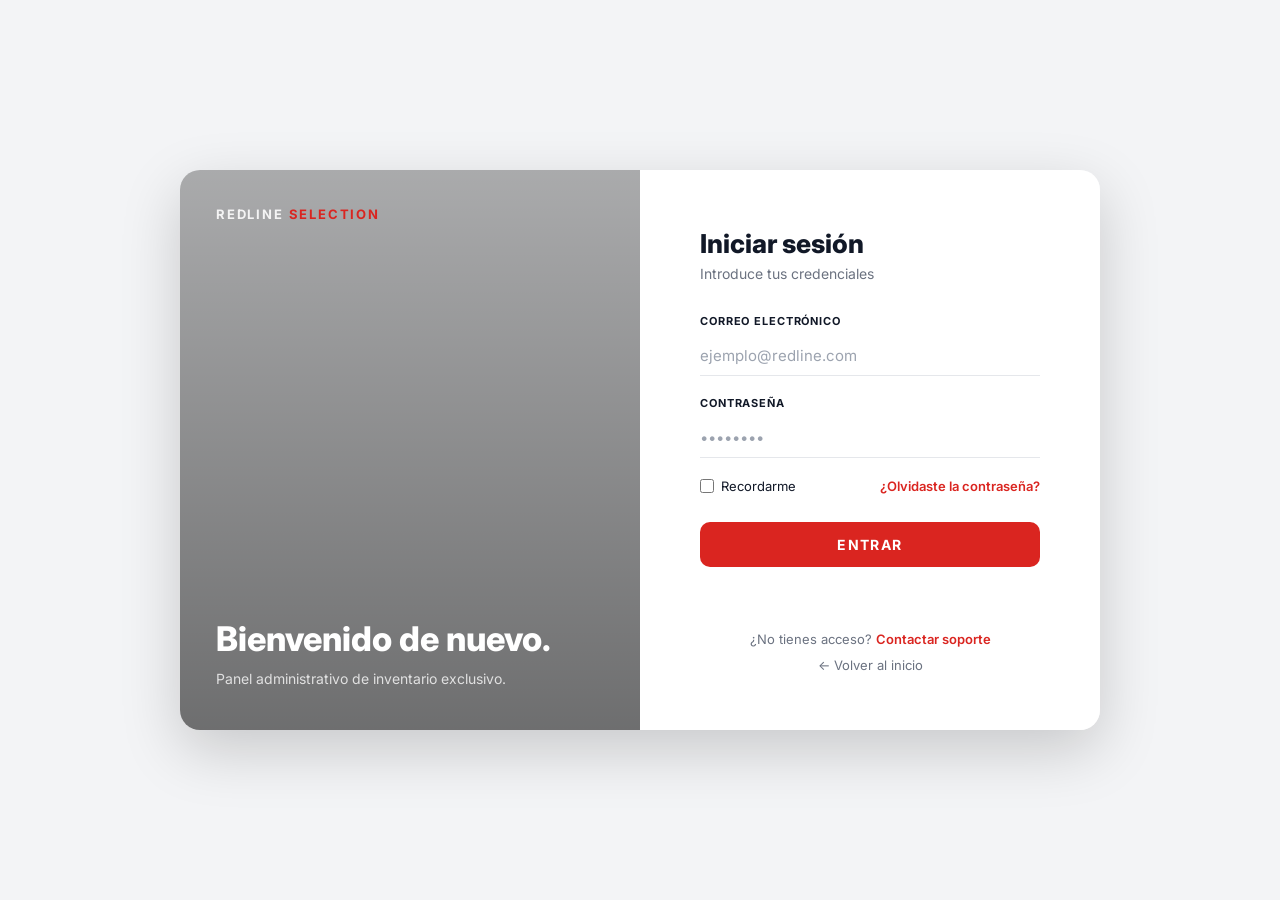
<file: frontend/admin/index.html>
<!DOCTYPE html>
<html lang="es">
<head>
  <meta charset="UTF-8" />
  <meta name="viewport" content="width=device-width, initial-scale=1.0" />
  <title>Backoffice | Redline</title>
  <link rel="stylesheet" href="admin.css" />
  <link href="https://fonts.googleapis.com/css2?family=Orbitron:wght@700&family=Inter:wght@400;500;600;700&display=swap" rel="stylesheet" />
</head>
<body>
  <div class="admin-app">

    <!-- ── Sidebar ───────────────────────────────────── -->
    <aside class="admin-sidebar">
      <div class="sidebar-brand">
        <p class="sidebar-eyebrow">Backoffice</p>
        <h1 class="sidebar-title">RED<span>LINE</span></h1>
      </div>

      <nav class="sidebar-nav" id="sidebarNav">
        <button class="nav-item active" data-page="dashboard">
          <span class="nav-icon">📊</span><span class="nav-label">Dashboard</span>
        </button>
        <button class="nav-item" data-page="branches" data-requires="branches.read">
          <span class="nav-icon">🏢</span><span class="nav-label">Sucursales</span>
        </button>
        <button class="nav-item" data-page="inventory" data-requires="vehicles.read">
          <span class="nav-icon">🚗</span><span class="nav-label">Inventario</span>
        </button>
        <button class="nav-item" data-page="clients" data-requires="clients.read">
          <span class="nav-icon">👥</span><span class="nav-label">Clientes</span>
        </button>
        <button class="nav-item" data-page="sales" data-requires="sales.read">
          <span class="nav-icon">💰</span><span class="nav-label">Ventas</span>
        </button>
        <div class="nav-divider"></div>
        <button class="nav-item" data-page="users" data-requires="users.read">
          <span class="nav-icon">🔐</span><span class="nav-label">Usuarios</span>
        </button>
        <button class="nav-item" data-page="roles" data-requires="roles.read">
          <span class="nav-icon">🛡️</span><span class="nav-label">Roles</span>
        </button>
        <div class="nav-divider"></div>
        <button class="nav-item" data-page="settings" data-requires="settings.read">
          <span class="nav-icon">⚙️</span><span class="nav-label">Configuración</span>
        </button>
      </nav>

      <div class="sidebar-footer">
        <p id="welcomeText" class="sidebar-user">Cargando...</p>
        <button id="logoutBtn" class="btn danger small">Cerrar sesión</button>
      </div>
    </aside>

    <!-- ── Main content ──────────────────────────────── -->
    <main class="admin-content">

      <!-- ── PAGE: Dashboard ─── -->
      <div class="page-section" id="pageDashboard">
        <div class="page-header">
          <h2 class="page-title">Dashboard</h2>
        </div>
        <section class="card metrics metrics-extended">
          <div><p class="metric-label">Vehículos</p><h2 id="metricVehicles">0</h2></div>
          <div><p class="metric-label">Sucursales</p><h2 id="metricBranches">0</h2></div>
          <div><p class="metric-label">Clientes</p><h2 id="metricClients">0</h2></div>
          <div><p class="metric-label">Ventas</p><h2 id="metricSales">0</h2></div>
          <div><p class="metric-label">Usuarios</p><h2 id="metricPermissions">0</h2></div>
        </section>
        <section class="dashboard-shortcuts card">
          <p class="subsection-title" style="margin-bottom:14px">Acceso rápido</p>
          <div class="shortcuts-grid">
            <button class="shortcut-btn" data-goto="branches">🏢<span>Sucursales</span></button>
            <button class="shortcut-btn" data-goto="inventory">🚗<span>Inventario</span></button>
            <button class="shortcut-btn" data-goto="clients">👥<span>Clientes</span></button>
            <button class="shortcut-btn" data-goto="sales">💰<span>Ventas</span></button>
            <button class="shortcut-btn" data-goto="users">🔐<span>Usuarios</span></button>
            <button class="shortcut-btn" data-goto="settings">⚙️<span>Configuración</span></button>
          </div>
        </section>
      </div>

      <!-- ── PAGE: Sucursales ─── -->
      <div class="page-section hidden" id="pageBranches">
        <div class="page-header">
          <h2 class="page-title">Sucursales</h2>
        </div>
        <section id="sectionBranches" class="grid two-columns-equal">
          <div class="card sticky-card">
            <div class="card-head">
              <h3 id="branchFormTitle">Nueva sucursal</h3>
              <span class="muted">Registra y gestiona tus puntos de venta.</span>
            </div>
            <input type="hidden" id="branchId" />
            <form id="branchForm" class="stack-form compact">
              <input id="branchName" placeholder="Nombre de sucursal" required />
              <input id="branchPhone" placeholder="Teléfono" />
              <input id="branchEmail" type="email" placeholder="Email" />
              <textarea id="branchAddress" placeholder="Dirección"></textarea>
              <div class="form-actions">
                <button class="btn primary" type="submit" id="branchSubmitBtn">Crear sucursal</button>
                <button class="btn secondary" type="button" id="resetBranchBtn">Limpiar</button>
              </div>
              <div id="branchFormStatus" class="status-line"></div>
            </form>
          </div>

          <div class="card">
            <div class="card-head">
              <h3>Listado de sucursales</h3>
              <span class="muted">Sucursales disponibles para operaciones.</span>
            </div>
            <div id="branchList" class="list-simple scrollable-list"></div>
          </div>
        </section>
      </div><!-- /pageBranches -->

      <!-- ── PAGE: Inventario ─── -->
      <div class="page-section hidden" id="pageInventory">
        <div class="page-header">
          <h2 class="page-title">Inventario</h2>
        </div>

        <section id="sectionVehicles" class="grid two-columns-wide">
          <div class="card sticky-card">
            <div class="card-head">
              <h3>Vehículo</h3>
              <span class="muted">Crear o editar inventario</span>
            </div>
            <form id="vehicleForm" class="stack-form">
              <input type="hidden" id="vehicleId" />
              <div class="grid two">
                <select id="vehicleBranch" required></select>
                <input id="vehicleVin" placeholder="VIN / Chasis" required />
                <select id="vehicleBrand" required><option value="">Marca</option></select>
                <select id="vehicleModel"><option value="">Modelo</option></select>
                <input id="vehicleYear" type="number" min="1900" max="2100" placeholder="Año" required />
                <input id="vehiclePrice" type="number" min="0" step="0.01" placeholder="Precio" required />
                <input id="vehicleMileage" type="number" min="0" placeholder="Millaje" />
                <input id="vehiclePlate" placeholder="Placa" />
                <select id="vehicleColor"><option value="">Color</option></select>
                <select id="vehicleTransmission"><option value="">Transmisión</option></select>
                <select id="vehicleFuelType"><option value="">Combustible</option></select>
                <select id="vehicleType"><option value="">Tipo de vehículo</option></select>
              </div>
              <textarea id="vehicleDescription" placeholder="Descripción"></textarea>
              <div class="form-actions">
                <button class="btn primary" type="submit">Guardar vehículo</button>
                <button class="btn secondary" type="button" id="resetVehicleBtn">Limpiar</button>
              </div>
              <div id="vehicleFormStatus" class="status-line"></div>
            </form>
          </div>

          <div class="card">
            <div class="card-head space-between">
              <div>
                <h3>Inventario</h3>
                <span class="muted">Administrar vehículos e imágenes</span>
              </div>
              <div class="toolbar">
                <input id="vehicleSearch" placeholder="Buscar por marca, modelo, VIN o placa" />
                <select id="vehicleBranchFilter">
                  <option value="">Todas las sucursales</option>
                </select>
                <select id="vehicleStatusFilter">
                  <option value="">Todos los estados</option>
                  <option value="disponible">Disponible</option>
                  <option value="vendido">Vendido</option>
                  <option value="en_proceso">En proceso</option>
                  <option value="retirado">Retirado</option>
                </select>
                <button id="refreshVehiclesBtn" class="btn secondary">Actualizar</button>
              </div>
            </div>
            <div id="vehicleList" class="vehicle-list scrollable-list"></div>
          </div>
        </section>

        <!-- Vehículos reservados -->
        <section id="sectionReserved" class="card" style="margin-top:20px">
          <div class="card-head space-between">
            <div>
              <h3>Vehículos reservados</h3>
              <span class="muted">Unidades con reserva activa pendientes de cierre</span>
            </div>
            <button id="refreshReservedBtn" class="btn secondary">Actualizar</button>
          </div>
          <div id="reservedList" class="vehicle-list scrollable-list"></div>
        </section>
      </div><!-- /pageInventory -->

      <!-- ── PAGE: Clientes ─── -->
      <div class="page-section hidden" id="pageClients">
        <div class="page-header">
          <h2 class="page-title">Clientes</h2>
        </div>

        <section id="sectionClients" class="grid two-columns-equal">
          <div class="card sticky-card">
            <div class="card-head">
              <h3>Cliente</h3>
              <span class="muted">CRM básico del dealer</span>
            </div>
            <form id="clientForm" class="stack-form">
              <input type="hidden" id="clientId" />
              <input id="clientFullName" placeholder="Nombre completo" required />
              <div class="grid two">
                <input id="clientDocumentType" placeholder="Tipo documento" />
                <input id="clientDocumentNumber" placeholder="Número documento" />
                <input id="clientEmail" type="email" placeholder="Email" />
                <input id="clientPhone" placeholder="Teléfono" />
                <input id="clientAlternatePhone" placeholder="Teléfono alterno" />
                <input id="clientAddress" placeholder="Dirección" />
              </div>
              <textarea id="clientNotes" placeholder="Notas del cliente"></textarea>
              <div class="subsection-title">Preferencias</div>
              <div class="grid two">
                <input id="prefBrands" placeholder="Marcas preferidas (Toyota, Honda)" />
                <select id="prefVehicleType"><option value="">Tipo de vehículo</option></select>
                <select id="prefTransmission"><option value="">Transmisión</option></select>
                <select id="prefFuelType"><option value="">Combustible</option></select>
                <select id="prefColor"><option value="">Color</option></select>
                <input id="prefPriceMin" type="number" min="0" step="0.01" placeholder="Precio mínimo" />
                <input id="prefPriceMax" type="number" min="0" step="0.01" placeholder="Precio máximo" />
              </div>
              <textarea id="prefNotes" placeholder="Notas de preferencia"></textarea>
              <div class="form-actions">
                <button class="btn primary" type="submit">Guardar cliente</button>
                <button class="btn secondary" type="button" id="resetClientBtn">Limpiar</button>
              </div>
              <div id="clientFormStatus" class="status-line"></div>
            </form>
          </div>

          <div class="card">
            <div class="card-head space-between">
              <div>
                <h3>Clientes</h3>
                <span class="muted">Búsqueda, edición e historial</span>
              </div>
              <div class="toolbar">
                <input id="clientSearch" placeholder="Buscar por nombre, email, teléfono o documento" />
                <button id="refreshClientsBtn" class="btn secondary">Actualizar</button>
              </div>
            </div>
            <div id="clientList" class="list-grid scrollable-list"></div>
          </div>
        </section>
      </div><!-- /pageClients -->

      <!-- ── PAGE: Ventas ─── -->
      <div class="page-section hidden" id="pageSales">
        <div class="page-header">
          <h2 class="page-title">Ventas</h2>
        </div>

        <section id="sectionSales" class="grid two-columns-equal">
          <div class="card sticky-card">
            <div class="card-head">
              <h3>Venta</h3>
              <span class="muted">Registrar o editar ventas</span>
            </div>
            <form id="saleForm" class="stack-form">
              <input type="hidden" id="saleId" />
              <div class="grid two">
                <select id="saleBranch" required></select>
                <select id="saleClient" required></select>
                <select id="saleVehicle" required></select>
                <select id="saleSeller"></select>
                <input id="saleDate" type="datetime-local" />
                <input id="salePrice" type="number" min="0" step="0.01" placeholder="Precio de venta" required />
                <input id="saleCost" type="number" min="0" step="0.01" placeholder="Costo" />
                <input id="salePaymentMethod" placeholder="Método de pago" />
              </div>
              <textarea id="saleNotes" placeholder="Notas"></textarea>
              <div class="form-actions">
                <button class="btn primary" type="submit">Guardar venta</button>
                <button class="btn secondary" type="button" id="resetSaleBtn">Limpiar</button>
              </div>
              <div id="saleFormStatus" class="status-line"></div>
            </form>
          </div>

          <div class="card">
            <div class="card-head space-between">
              <div>
                <h3>Ventas</h3>
                <span class="muted">Listado y comprobantes</span>
              </div>
              <div class="toolbar">
                <button id="refreshSalesBtn" class="btn secondary">Actualizar</button>
              </div>
            </div>
            <div id="saleList" class="list-grid scrollable-list"></div>
          </div>
        </section>

        <!-- Historial de ventas -->
        <section id="sectionSalesHistory" class="card" style="margin-top:20px">
          <div class="card-head space-between">
            <div>
              <h3>Historial de ventas</h3>
              <span class="muted">Todas las transacciones registradas</span>
            </div>
            <div class="toolbar">
              <select id="salesHistoryBranchFilter"><option value="">Todas las sucursales</option></select>
              <select id="salesHistoryStatusFilter">
                <option value="">Todos los estados</option>
                <option value="completada">Completada</option>
                <option value="anulada">Anulada</option>
              </select>
              <input id="salesHistorySearch" placeholder="Buscar cliente o vehículo" />
              <button id="refreshSalesHistoryBtn" class="btn secondary">Actualizar</button>
            </div>
          </div>
          <div id="salesHistoryList" class="list-grid scrollable-list"></div>
        </section>
      </div><!-- /pageSales -->

      <!-- ── PAGE: Usuarios ─── -->
      <div class="page-section hidden" id="pageUsers">
        <div class="page-header">
          <h2 class="page-title">Usuarios</h2>
        </div>

        <div class="grid two-columns-equal">
          <!-- Form -->
          <div class="card sticky-card">
            <div class="card-head">
              <h3 id="userFormTitle">Nuevo usuario</h3>
              <span class="muted">Crear o editar accesos al backoffice</span>
            </div>
            <input type="hidden" id="userId" />
            <form id="userForm" class="stack-form compact">
              <input id="userFullName" placeholder="Nombre completo" required />
              <input id="userEmail" type="email" placeholder="Email" required />
              <input id="userPhone" placeholder="Teléfono" />
              <input id="userPassword" type="password" placeholder="Contraseña (mín. 8 caracteres)" autocomplete="new-password" />
              <select id="userRole" required><option value="">Selecciona un rol</option></select>
              <div class="subsection-title">Sucursales asignadas <small id="branchRequiredHint" class="hidden" style="color:#da2520;font-weight:600">— requerida</small></div>
              <div id="userBranchesChecklist" class="branches-checklist"></div>
              <div class="form-actions">
                <button class="btn primary" type="submit" id="userSubmitBtn">Crear usuario</button>
                <button class="btn secondary" type="button" id="resetUserBtn">Limpiar</button>
              </div>
              <div id="userFormStatus" class="status-line"></div>
            </form>
          </div>

          <!-- List -->
          <div class="card">
            <div class="card-head space-between">
              <div>
                <h3>Usuarios del sistema</h3>
                <span class="muted">Gestiona accesos y permisos</span>
              </div>
              <button id="refreshUsersBtn" class="btn secondary">Actualizar</button>
            </div>
            <div id="userList" class="list-simple scrollable-list"></div>
          </div>
        </div>
      </div><!-- /pageUsers -->

      <!-- ── PAGE: Roles ─── -->
      <div class="page-section hidden" id="pageRoles">
        <div class="page-header">
          <h2 class="page-title">Roles y permisos</h2>
        </div>

        <div class="card">
          <div class="card-head space-between">
            <div>
              <h3>Roles del sistema</h3>
              <span class="muted">Cada rol agrupa un conjunto de permisos</span>
            </div>
            <button id="refreshRolesBtn" class="btn secondary">Actualizar</button>
          </div>
          <div id="roleList" class="roles-grid"></div>
        </div>
      </div><!-- /pageRoles -->

      <!-- ── PAGE: Configuración ─── -->
      <div class="page-section hidden" id="pageSettings">
        <div class="page-header">
          <h2 class="page-title">Configuración</h2>
        </div>

        <section id="sectionSettings">
          <div class="card sticky-card">
            <div class="card-head">
              <h3>Configuración general</h3>
              <span class="muted">Datos del dealer y pie de documentos.</span>
            </div>
            <form id="settingsForm" class="stack-form">
              <input id="settingsBusinessName" placeholder="Nombre del negocio" required />
              <input id="settingsLogoPath" placeholder="Logo URL o ruta" />
              <div class="grid two">
                <input id="settingsContactEmail" type="email" placeholder="Email de contacto" />
                <input id="settingsContactPhone" placeholder="Teléfono" />
                <input id="settingsWhatsapp" placeholder="WhatsApp" />
                <input id="settingsWebsite" placeholder="Sitio web" />
                <input id="settingsFacebook" placeholder="Facebook" />
                <input id="settingsInstagram" placeholder="Instagram" />
              </div>
              <textarea id="settingsAddress" placeholder="Dirección"></textarea>
              <textarea id="settingsTerms" placeholder="Términos y condiciones"></textarea>
              <textarea id="settingsPrivacy" placeholder="Política de privacidad"></textarea>
              <div class="form-actions">
                <button class="btn primary" type="submit">Guardar configuración</button>
              </div>
              <div id="settingsFormStatus" class="status-line"></div>
            </form>
          </div>
        </section>
      </div><!-- /pageSettings -->

    </main><!-- /admin-content -->
  </div><!-- /admin-app -->

  <!-- Modal asociar cliente a reserva -->
  <div id="reserveClientModal" class="admin-modal-overlay hidden" role="dialog" aria-modal="true" aria-labelledby="reserveClientModalTitle">
    <div class="admin-modal-panel" style="max-width:520px">
      <div class="admin-modal-header">
        <div>
          <h3 id="reserveClientModalTitle">Reservar vehículo</h3>
          <span class="muted">Asocia un cliente a esta reserva</span>
        </div>
        <button id="reserveClientCancelBtn" class="btn secondary small" aria-label="Cerrar">&times;</button>
      </div>
      <input type="hidden" id="reserveClientVehicleId" />
      <input type="hidden" id="reserveClientOriginalStatus" />
      <input type="hidden" id="reserveClientId" />

      <div style="margin-bottom:12px">
        <p class="subsection-title" style="margin:0 0 8px">Buscar cliente existente</p>
        <input id="reserveClientSearch" placeholder="Nombre, teléfono, email o documento" style="width:100%" />
        <div id="reserveClientList" class="reserve-client-list"></div>
      </div>

      <div class="admin-modal-divider"></div>

      <p class="subsection-title" style="margin:0 0 8px">O registrar nuevo cliente</p>
      <div class="grid two">
        <input id="reserveClientName" placeholder="Nombre completo" />
        <input id="reserveClientPhone" placeholder="Teléfono" />
        <input id="reserveClientEmail" type="email" placeholder="Email" />
      </div>

      <div class="confirm-actions" style="margin-top:16px">
        <button id="reserveClientCancelBtn2" class="btn secondary">Cancelar</button>
        <button id="reserveClientConfirmBtn" class="btn primary">Confirmar reserva</button>
      </div>
    </div>
  </div>

  <!-- Modal historial de vehículo -->
  <div id="vehicleHistoryModal" class="admin-modal-overlay hidden" role="dialog" aria-modal="true" aria-labelledby="vehicleHistoryTitle">
    <div class="admin-modal-panel" style="max-width:620px">
      <div class="admin-modal-header">
        <div>
          <h3 id="vehicleHistoryTitle">Historial de estados</h3>
          <span id="vehicleHistorySubtitle" class="muted"></span>
        </div>
        <button id="closeVehicleHistoryBtn" class="btn secondary small" aria-label="Cerrar">✕</button>
      </div>
      <div id="vehicleHistoryList" class="history-event-list"></div>
    </div>
  </div>

  <!-- Modal historial de cliente -->
  <div id="clientHistoryModal" class="admin-modal-overlay hidden" role="dialog" aria-modal="true" aria-labelledby="clientHistoryTitle">
    <div class="admin-modal-panel" style="max-width:700px">
      <div class="admin-modal-header">
        <div>
          <h3 id="clientHistoryTitle">Historial de cliente</h3>
          <span id="clientHistorySubtitle" class="muted"></span>
        </div>
        <button id="closeClientHistoryBtn" class="btn secondary small" aria-label="Cerrar">✕</button>
      </div>
      <div id="clientHistoryContent"></div>
    </div>
  </div>

  <!-- Modal de imágenes -->
  <div id="imagesModal" class="admin-modal-overlay hidden" role="dialog" aria-modal="true" aria-labelledby="imagesTitleText">
    <div class="admin-modal-panel">

      <!-- Header -->
      <div class="admin-modal-header">
        <div>
          <h3 id="imagesTitleText">Imágenes del vehículo</h3>
          <span id="imagesTitle" class="muted"></span>
        </div>
        <button id="closeImagesPanel" class="btn secondary small" aria-label="Cerrar">✕</button>
      </div>

      <!-- Upload area -->
      <div class="images-modal-upload">
        <div class="images-upload-block">
          <p class="images-upload-label">Subir archivo</p>
          <form id="imageUploadForm" class="stack-form compact">
            <input type="file" id="imageFile" accept="image/*" required />
            <div class="grid two">
              <input type="number" id="imageSortOrder" min="0" value="0" placeholder="Orden" />
              <label class="toggle-line"><input id="imageIsCover" type="checkbox" /> Portada</label>
            </div>
            <button class="btn primary" type="submit">Subir imagen</button>
          </form>
        </div>
        <div class="images-upload-divider">o</div>
        <div class="images-upload-block">
          <p class="images-upload-label">Usar URL externa</p>
          <form id="imageUrlForm" class="stack-form compact">
            <input type="url" id="imageUrl" placeholder="https://servidor.com/vehiculo.jpg" />
            <div class="grid two">
              <input type="number" id="imageUrlSortOrder" min="0" value="0" placeholder="Orden" />
              <label class="toggle-line"><input id="imageUrlIsCover" type="checkbox" /> Portada</label>
            </div>
            <button class="btn secondary" type="submit">Guardar URL</button>
          </form>
        </div>
      </div>

      <div id="imageUploadStatus" class="status-line"></div>

      <!-- Existing images -->
      <div class="images-modal-gallery-head">
        <span class="subsection-title">Imágenes cargadas</span>
      </div>
      <div id="imagesList" class="image-grid"></div>

    </div>
  </div>

  <!-- Loading overlay -->
  <div id="appLoadingOverlay" class="app-loading-overlay" aria-live="polite">
    <div class="spinner"></div>
    <p>Cargando panel...</p>
  </div>

  <!-- Custom confirm dialog -->
  <div id="confirmModal" class="admin-modal-overlay hidden" role="alertdialog" aria-modal="true" aria-labelledby="confirmModalText">
    <div class="admin-modal-panel confirm-panel">
      <p id="confirmModalText" class="confirm-message"></p>
      <div class="confirm-actions">
        <button id="confirmCancelBtn" class="btn secondary">Cancelar</button>
        <button id="confirmOkBtn" class="btn danger">Confirmar</button>
      </div>
    </div>
  </div>

  <div id="toastContainer"></div>

  <script src="../api.js"></script>
  <script src="admin.js"></script>
</body>
</html>
</file>
<file: frontend/admin/admin.css>
/* ═══════════════════════════════════════════════════════════════
   REDLINE ADMIN — Design System
   ═══════════════════════════════════════════════════════════════ */

:root {
  --red:        #dc2626;
  --red-hover:  #b91c1c;
  --black:      #111827;
  --sidebar-bg: #0f172a;
  --bg:         #f1f5f9;
  --card:       #ffffff;
  --text:       #0f172a;
  --muted:      #64748b;
  --line:       #e2e8f0;
  --green:      #16a34a;
  --amber:      #d97706;
  --blue:       #2563eb;
  --purple:     #7c3aed;
  --pill-bg:    #f1f5f9;
  --shadow-sm:  0 1px 3px rgba(0,0,0,.08), 0 1px 2px rgba(0,0,0,.04);
  --shadow-md:  0 4px 16px rgba(0,0,0,.10), 0 2px 4px rgba(0,0,0,.06);
  --transition: .15s ease;
  --sidebar-w:  240px;
  --radius:     12px;
}

*, *::before, *::after { box-sizing: border-box; }
html { scroll-behavior: smooth; }
body {
  margin: 0;
  font-family: 'Inter', system-ui, sans-serif;
  background: var(--bg);
  color: var(--text);
  height: 100vh;
  overflow: hidden;
}

/* ══════════════════════════════════════════════════
   APP SHELL
   ══════════════════════════════════════════════════ */
.admin-app {
  display: flex;
  flex-direction: row;
  width: 100vw;
  height: 100vh;
  overflow: hidden;
}

/* ══════════════════════════════════════════════════
   SIDEBAR
   ══════════════════════════════════════════════════ */
.admin-sidebar {
  width: var(--sidebar-w);
  min-width: var(--sidebar-w);
  max-width: var(--sidebar-w);
  flex-shrink: 0;
  background: var(--sidebar-bg);
  display: flex;
  flex-direction: column;
  overflow: hidden;
  height: 100vh;
  position: relative;
}

.sidebar-brand {
  padding: 24px 20px 18px;
  border-bottom: 1px solid rgba(255,255,255,.06);
  flex-shrink: 0;
}
.sidebar-eyebrow {
  margin: 0 0 5px;
  text-transform: uppercase;
  letter-spacing: .18em;
  font-size: 10px;
  color: rgba(255,255,255,.35);
  font-weight: 600;
}
.sidebar-title {
  margin: 0;
  font-family: 'Orbitron', sans-serif;
  font-size: 22px;
  color: white;
  letter-spacing: .08em;
  line-height: 1;
}
.sidebar-title span { color: var(--red); }

.sidebar-nav {
  flex: 1;
  min-height: 0;
  overflow-y: auto;
  padding: 12px 10px;
  display: flex;
  flex-direction: column;
  gap: 2px;
  scrollbar-width: none;
}
.sidebar-nav::-webkit-scrollbar { display: none; }

.nav-item {
  display: flex;
  flex-direction: row;
  align-items: center;
  gap: 11px;
  background: transparent;
  border: none;
  color: rgba(255,255,255,.52);
  font: 500 13px 'Inter', system-ui, sans-serif;
  padding: 10px 14px;
  border-radius: 8px;
  cursor: pointer;
  text-align: left;
  transition: background var(--transition), color var(--transition);
  width: 100%;
  letter-spacing: .01em;
}
.nav-item:hover {
  background: rgba(255,255,255,.07);
  color: rgba(255,255,255,.9);
}
.nav-item.active {
  background: var(--red);
  color: #fff;
  font-weight: 700;
}
.nav-icon { font-size: 15px; flex-shrink: 0; line-height: 1; }
.nav-label { overflow: hidden; text-overflow: ellipsis; white-space: nowrap; }
.nav-divider {
  height: 1px;
  background: rgba(255,255,255,.06);
  margin: 6px 10px;
}

.sidebar-footer {
  padding: 14px 16px;
  border-top: 1px solid rgba(255,255,255,.06);
  display: flex;
  flex-direction: column;
  gap: 10px;
  flex-shrink: 0;
}
.sidebar-user {
  margin: 0;
  font-size: 11px;
  color: rgba(255,255,255,.38);
  line-height: 1.5;
  word-break: break-word;
}

/* ══════════════════════════════════════════════════
   MAIN CONTENT
   ══════════════════════════════════════════════════ */
.admin-content {
  flex: 1;
  min-width: 0;
  overflow-y: auto;
  background: var(--bg);
  height: 100vh;
}

.page-section {
  padding: 28px 32px;
  max-width: 1440px;
  margin: 0 auto;
  display: grid;
  gap: 24px;
}
.page-header {
  display: flex;
  align-items: center;
  justify-content: space-between;
  gap: 16px;
  flex-wrap: wrap;
}
.page-title {
  margin: 0;
  font-size: 24px;
  font-weight: 800;
  letter-spacing: -.5px;
  color: var(--text);
}

/* ══════════════════════════════════════════════════
   DASHBOARD
   ══════════════════════════════════════════════════ */
.shortcuts-grid {
  display: grid;
  grid-template-columns: repeat(auto-fill, minmax(128px, 1fr));
  gap: 12px;
}
.shortcut-btn {
  display: flex;
  flex-direction: column;
  align-items: center;
  gap: 8px;
  padding: 20px 12px;
  background: white;
  border: 1px solid var(--line);
  border-radius: 14px;
  cursor: pointer;
  font-family: inherit;
  font-size: 13px;
  font-weight: 600;
  color: var(--text);
  transition: all var(--transition);
  line-height: 1;
}
.shortcut-btn:hover {
  background: var(--red);
  color: white;
  border-color: transparent;
  transform: translateY(-2px);
  box-shadow: 0 8px 22px rgba(220,38,38,.25);
}
.shortcut-btn span { font-size: 13px; }

/* ══════════════════════════════════════════════════
   USERS PAGE
   ══════════════════════════════════════════════════ */
.branches-checklist {
  display: grid;
  grid-template-columns: repeat(2, 1fr);
  gap: 8px;
}
.branch-check-item {
  display: flex;
  align-items: center;
  gap: 8px;
  font-size: 14px;
  cursor: pointer;
  padding: 4px 0;
}
.branch-check-item input { width: auto; min-width: 0; cursor: pointer; }

.user-card {
  padding: 18px;
  border: 1px solid var(--line);
  border-radius: 14px;
  background: white;
  display: flex;
  flex-direction: column;
  gap: 10px;
  transition: box-shadow var(--transition), transform var(--transition);
}
.user-card:hover { box-shadow: var(--shadow-md); transform: translateY(-1px); }
.user-card-header {
  display: flex;
  justify-content: space-between;
  align-items: flex-start;
  gap: 12px;
  flex-wrap: wrap;
}
.user-card h4 { margin: 0; font-size: 16px; }
.user-meta { font-size: 13px; color: var(--muted); display: flex; flex-wrap: wrap; gap: 6px 14px; }

/* ══════════════════════════════════════════════════
   ROLES PAGE
   ══════════════════════════════════════════════════ */
.roles-grid {
  display: grid;
  grid-template-columns: repeat(auto-fill, minmax(300px, 1fr));
  gap: 16px;
}
.role-card {
  padding: 20px;
  border: 1px solid var(--line);
  border-radius: 14px;
  background: white;
}
.role-card h4 { margin: 0 0 6px; font-size: 16px; }
.role-card .role-desc { margin: 0 0 12px; font-size: 13px; color: var(--muted); }
.permissions-list {
  display: flex;
  flex-wrap: wrap;
  gap: 6px;
}
.perm-tag {
  background: rgba(37,99,235,.09);
  color: #1d4ed8;
  border-radius: 6px;
  font-size: 11px;
  font-weight: 600;
  padding: 3px 8px;
  font-family: monospace;
}

/* ══════════════════════════════════════════════════
   METRIC CARDS
   ══════════════════════════════════════════════════ */
.metrics {
  display: grid;
  gap: 16px;
}
.metrics-extended {
  grid-template-columns: repeat(5, minmax(0, 1fr));
}
.metric-label {
  color: var(--muted);
  margin: 0 0 10px;
  font-size: 11px;
  font-weight: 700;
  text-transform: uppercase;
  letter-spacing: .09em;
}
.metrics h2 {
  margin: 0;
  font-size: 38px;
  font-weight: 800;
  letter-spacing: -1.5px;
  line-height: 1;
}
.metrics > div {
  padding: 22px;
  border-radius: 14px;
  background: white;
  border: 1px solid var(--line);
  border-top: 3px solid var(--line);
  box-shadow: var(--shadow-sm);
  transition: box-shadow var(--transition), transform var(--transition);
}
.metrics > div:hover { box-shadow: var(--shadow-md); transform: translateY(-1px); }
.metrics > div:nth-child(1) { border-top-color: var(--red); }
.metrics > div:nth-child(2) { border-top-color: var(--blue); }
.metrics > div:nth-child(3) { border-top-color: var(--green); }
.metrics > div:nth-child(4) { border-top-color: var(--amber); }
.metrics > div:nth-child(5) { border-top-color: var(--purple); }

/* ══════════════════════════════════════════════════
   CARD COMPONENT
   ══════════════════════════════════════════════════ */
.card {
  background: var(--card);
  border: 1px solid var(--line);
  border-radius: 16px;
  padding: 22px;
  box-shadow: var(--shadow-sm);
}
.grid.two-columns-equal {
  display: grid;
  grid-template-columns: repeat(2, minmax(0, 1fr));
  gap: 20px;
}
.grid.two-columns-wide {
  display: grid;
  grid-template-columns: 430px 1fr;
  gap: 20px;
}
.grid.two {
  display: grid;
  grid-template-columns: repeat(2, minmax(0, 1fr));
  gap: 12px;
}
.card-head {
  display: flex;
  flex-direction: column;
  gap: 4px;
  margin-bottom: 18px;
  padding-bottom: 14px;
  border-bottom: 1px solid var(--line);
}
.card-head.space-between {
  flex-direction: row;
  justify-content: space-between;
  align-items: center;
}
.card-head h3 {
  margin: 0;
  font-size: 18px;
  font-weight: 700;
}
.muted { color: var(--muted); }

/* ══════════════════════════════════════════════════
   FORMS
   ══════════════════════════════════════════════════ */
.stack-form, .inline-form, .subpanel {
  display: grid;
  gap: 12px;
}
.stack-form.compact textarea { min-height: 90px; }
textarea, input, select {
  width: 100%;
  padding: 11px 14px;
  border-radius: 10px;
  border: 1px solid var(--line);
  background: white;
  font: inherit;
  font-size: 14px;
  color: var(--text);
  transition: border-color var(--transition), box-shadow var(--transition);
}
textarea:focus-visible, input:focus-visible, select:focus-visible {
  outline: none;
  border-color: var(--red);
  box-shadow: 0 0 0 3px rgba(220,38,38,.10);
}
textarea { min-height: 110px; resize: vertical; }
.form-actions, .inline-form {
  display: flex;
  gap: 10px;
  flex-wrap: wrap;
  align-items: center;
}
.toolbar {
  display: flex;
  gap: 8px;
  flex-wrap: wrap;
  align-items: center;
}
.toolbar input, .toolbar select { min-width: 170px; width: auto; }

/* ══════════════════════════════════════════════════
   BUTTONS
   ══════════════════════════════════════════════════ */
.btn {
  border: none;
  border-radius: 10px;
  padding: 10px 18px;
  font-weight: 700;
  font-size: 14px;
  font-family: inherit;
  cursor: pointer;
  transition: background var(--transition), transform var(--transition),
              box-shadow var(--transition), filter var(--transition), opacity var(--transition);
  line-height: 1.2;
  letter-spacing: .01em;
}
.btn.primary { background: var(--red); color: white; }
.btn.primary:hover { background: var(--red-hover); transform: translateY(-1px); box-shadow: 0 4px 14px rgba(220,38,38,.30); }
.btn.primary:active { transform: translateY(0); box-shadow: none; }
.btn.secondary { background: #e8edf2; color: var(--text); }
.btn.secondary:hover { background: #dde3ea; }
.btn.success { background: var(--green); color: white; }
.btn.success:hover { background: #15803d; transform: translateY(-1px); }
.btn.danger { background: #991b1b; color: white; }
.btn.danger:hover { background: #7f1d1d; transform: translateY(-1px); }
.btn.warning { background: var(--amber); color: white; }
.btn.warning:hover { filter: brightness(.88); transform: translateY(-1px); }
.btn:disabled { opacity: 0.45; cursor: not-allowed; transform: none !important; box-shadow: none !important; filter: none !important; }
.btn.small { padding: 7px 13px; border-radius: 8px; font-size: 12px; }

/* ══════════════════════════════════════════════════
   MISC UTILITIES
   ══════════════════════════════════════════════════ */
.toggle-line {
  display: inline-flex;
  align-items: center;
  gap: 8px;
  font-size: 14px;
}
.toggle-line input { width: auto; }
.status-line {
  min-height: 20px;
  font-size: 14px;
  color: var(--muted);
}
.hidden { display: none !important; }

/* ══════════════════════════════════════════════════
   ENTITY LISTS & CARDS
   ══════════════════════════════════════════════════ */
.list-simple, .list-grid {
  display: grid;
  gap: 12px;
}
.list-item, .entity-card {
  padding: 18px;
  border: 1px solid var(--line);
  border-radius: 14px;
  background: white;
  transition: box-shadow var(--transition), border-color var(--transition);
}
.entity-card:hover {
  box-shadow: var(--shadow-md);
  border-color: #cbd5e1;
}
.entity-card h4, .vehicle-card h4 {
  margin: 0 0 8px;
  font-size: 18px;
  font-weight: 700;
}
.entity-card-header {
  display: flex;
  justify-content: space-between;
  gap: 12px;
  align-items: flex-start;
  flex-wrap: wrap;
}
.entity-meta {
  display: flex;
  flex-wrap: wrap;
  gap: 8px;
  margin: 10px 0;
}
.vehicle-list {
  display: grid;
  gap: 14px;
}
.scrollable-list {
  max-height: 72vh;
  overflow-y: auto;
  padding-right: 4px;
  scrollbar-width: thin;
  scrollbar-color: var(--line) transparent;
}
.scrollable-list::-webkit-scrollbar { width: 6px; }
.scrollable-list::-webkit-scrollbar-track { background: transparent; }
.scrollable-list::-webkit-scrollbar-thumb { background: var(--line); border-radius: 999px; }

/* ══════════════════════════════════════════════════
   VEHICLE CARD
   ══════════════════════════════════════════════════ */
.vehicle-card {
  border: 1px solid var(--line);
  border-radius: 14px;
  padding: 18px;
  display: grid;
  grid-template-columns: 220px 1fr;
  gap: 16px;
  background: white;
  transition: box-shadow var(--transition);
}
.vehicle-card:hover { box-shadow: var(--shadow-md); }
.vehicle-card--branch-inactive {
  border-color: #f59e0b;
  background: #fffbf3;
  opacity: .85;
}
.vehicle-card--branch-inactive:hover { box-shadow: 0 4px 16px rgba(245,158,11,.15); }
.branch-inactive-badge {
  font-size: 11px;
  white-space: nowrap;
  flex-shrink: 0;
}
.vehicle-img-wrap {
  position: relative;
  flex-shrink: 0;
}
.vehicle-img-wrap img {
  width: 220px;
  height: 160px;
  object-fit: cover;
  border-radius: 10px;
  background: #eef2f6;
  display: block;
}
.vehicle-status-overlay {
  position: absolute;
  bottom: 8px;
  left: 8px;
  font-size: 11px;
  padding: 4px 10px;
}
.vehicle-price {
  font-size: 24px;
  font-weight: 800;
  color: var(--red);
  margin: 6px 0 10px;
  letter-spacing: -.5px;
}
.status-select { width: auto; min-width: 130px; }
.meta-grid {
  display: grid;
  grid-template-columns: repeat(3, minmax(0, 1fr));
  gap: 8px;
  margin: 12px 0;
}
.meta-pill, .badge {
  display: inline-flex;
  align-items: center;
  gap: 6px;
  padding: 6px 10px;
  border-radius: 999px;
  font-size: 12px;
  font-weight: 600;
}
.meta-pill { background: var(--pill-bg); }
.badge.available { background: rgba(22,163,74,.12); color: #15803d; }
.badge.other { background: rgba(220,38,38,.12); color: #b91c1c; }
.badge.warning { background: rgba(217,119,6,.12); color: #92400e; }
.badge.info { background: rgba(37,99,235,.12); color: #1d4ed8; }
.vehicle-actions, .entity-actions {
  display: flex;
  flex-wrap: wrap;
  gap: 8px;
}

/* ══════════════════════════════════════════════════
   IMAGE GALLERY
   ══════════════════════════════════════════════════ */
.image-grid {
  display: grid;
  grid-template-columns: repeat(auto-fill, minmax(200px, 1fr));
  gap: 14px;
}
.subsection-title {
  font-size: 12px;
  font-weight: 700;
  color: var(--muted);
  text-transform: uppercase;
  letter-spacing: .09em;
  margin-top: 6px;
}
.subpanel {
  margin-top: 14px;
  padding-top: 14px;
  border-top: 1px dashed var(--line);
}

/* ══════════════════════════════════════════════════
   STATUS HISTORY
   ══════════════════════════════════════════════════ */
.history-grid {
  display: grid;
  grid-template-columns: repeat(3, minmax(0, 1fr));
  gap: 12px;
}
.history-box {
  border: 1px solid var(--line);
  border-radius: 12px;
  padding: 14px;
  background: white;
}
.history-box h5 {
  margin: 0 0 10px;
  font-size: 14px;
}
.history-box ul {
  margin: 0;
  padding-left: 18px;
  color: var(--muted);
}
.history-box ul li { margin-bottom: 8px; }
.badge-inline {
  display: inline-flex;
  padding: 2px 8px;
  font-size: 11px;
  vertical-align: middle;
}
.history-event-list {
  display: flex;
  flex-direction: column;
  gap: 10px;
  max-height: 60vh;
  overflow-y: auto;
  padding-top: 4px;
}
.history-event-row {
  display: flex;
  flex-direction: column;
  gap: 4px;
  padding: 12px 14px;
  border-radius: 10px;
  background: #f8f9fb;
  border: 1px solid var(--line);
}
.history-event-badges {
  display: flex;
  align-items: center;
  gap: 6px;
  flex-wrap: wrap;
}
.history-arrow { color: var(--muted); font-size: 14px; }
.history-event-meta {
  font-size: 13px;
  color: var(--muted);
  display: flex;
  flex-wrap: wrap;
  gap: 4px;
}

/* ══════════════════════════════════════════════════
   MODAL
   ══════════════════════════════════════════════════ */
.admin-modal-overlay {
  position: fixed;
  inset: 0;
  background: rgba(0,0,0,.45);
  backdrop-filter: blur(6px);
  -webkit-backdrop-filter: blur(6px);
  z-index: 1000;
  display: flex;
  align-items: center;
  justify-content: center;
  padding: 20px;
  animation: modal-fade-in .18s ease;
}
@keyframes modal-fade-in {
  from { opacity: 0; }
  to   { opacity: 1; }
}
.admin-modal-overlay.hidden { display: none !important; }
.admin-modal-panel {
  background: #ffffff;
  border-radius: 18px;
  padding: 28px;
  width: 100%;
  max-width: 800px;
  max-height: 90vh;
  overflow-y: auto;
  box-shadow: 0 32px 80px rgba(0,0,0,.22);
  animation: modal-slide-in .2s ease;
}
@keyframes modal-slide-in {
  from { transform: translateY(16px); opacity: 0; }
  to   { transform: translateY(0);    opacity: 1; }
}
.admin-modal-header {
  display: flex;
  justify-content: space-between;
  align-items: flex-start;
  gap: 16px;
  margin-bottom: 24px;
  padding-bottom: 18px;
  border-bottom: 1px solid var(--line);
}
.admin-modal-header h3 {
  margin: 0 0 4px;
  font-size: 20px;
  font-weight: 700;
}
.images-modal-upload {
  display: grid;
  grid-template-columns: 1fr auto 1fr;
  gap: 0;
  align-items: start;
  background: #f8fafc;
  border: 1px solid var(--line);
  border-radius: 14px;
  padding: 20px;
  margin-bottom: 16px;
}
.images-upload-block { display: grid; gap: 10px; }
.images-upload-label {
  margin: 0 0 4px;
  font-size: 12px;
  font-weight: 700;
  text-transform: uppercase;
  letter-spacing: .08em;
  color: var(--muted);
}
.images-upload-divider {
  display: flex;
  align-items: center;
  justify-content: center;
  width: 40px;
  color: var(--muted);
  font-size: 13px;
  font-weight: 600;
  padding-top: 28px;
}
.images-modal-gallery-head {
  margin: 20px 0 12px;
  padding-top: 16px;
  border-top: 1px solid var(--line);
}
.image-card {
  border: 1px solid var(--line);
  border-radius: 14px;
  overflow: hidden;
  background: white;
  transition: box-shadow .15s ease;
}
.image-card:hover { box-shadow: 0 6px 18px rgba(0,0,0,.09); }
.image-card img {
  width: 100%;
  height: 160px;
  object-fit: cover;
  display: block;
}
.image-card .muted { font-size: 12px; padding: 8px 10px 4px; }
.image-card .entity-actions { padding: 8px 10px 10px; }
.sticky-card {
  position: sticky;
  top: 20px;
  align-self: start;
}

/* ══════════════════════════════════════════════════
   TOAST NOTIFICATIONS
   ══════════════════════════════════════════════════ */
#toastContainer {
  position: fixed;
  bottom: 24px;
  right: 24px;
  z-index: 9999;
  display: flex;
  flex-direction: column;
  gap: 10px;
  pointer-events: none;
  max-width: 360px;
  width: calc(100% - 48px);
}
.toast {
  padding: 13px 18px;
  border-radius: 12px;
  font-size: 14px;
  font-weight: 600;
  color: white;
  box-shadow: 0 8px 28px rgba(0,0,0,.20);
  opacity: 0;
  transform: translateX(24px);
  transition: opacity .25s ease, transform .25s ease;
  pointer-events: auto;
  line-height: 1.4;
}
.toast.toast-visible { opacity: 1; transform: translateX(0); }
.toast-success { background: #14532d; }
.toast-error   { background: #7f1d1d; }
.toast-info    { background: var(--black); }

/* ══════════════════════════════════════════════════
   APP LOADING OVERLAY
   ══════════════════════════════════════════════════ */
.app-loading-overlay {
  position: fixed;
  inset: 0;
  background: var(--sidebar-bg);
  z-index: 2000;
  display: flex;
  flex-direction: column;
  align-items: center;
  justify-content: center;
  gap: 18px;
  color: white;
  font-size: 15px;
  font-weight: 600;
}
.app-loading-overlay.hidden { display: none !important; }
.app-loading-overlay p { margin: 0; opacity: .6; }
.spinner {
  width: 44px;
  height: 44px;
  border: 3px solid rgba(255,255,255,.12);
  border-top-color: var(--red);
  border-radius: 50%;
  animation: spin .75s linear infinite;
}
@keyframes spin { to { transform: rotate(360deg); } }

/* ══════════════════════════════════════════════════
   CONFIRM DIALOG
   ══════════════════════════════════════════════════ */
.confirm-panel { max-width: 420px; }
.confirm-message {
  margin: 0 0 24px;
  font-size: 16px;
  line-height: 1.5;
  color: var(--text);
}
.confirm-actions {
  display: flex;
  gap: 10px;
  justify-content: flex-end;
}

/* ══════════════════════════════════════════════════
   RESPONSIVE
   ══════════════════════════════════════════════════ */
@media (max-width: 1300px) {
  .metrics-extended { grid-template-columns: repeat(3, minmax(0, 1fr)); }
}
@media (max-width: 1100px) {
  .grid.two-columns-equal, .grid.two-columns-wide { grid-template-columns: 1fr; }
  .vehicle-card { grid-template-columns: 1fr; }
  .vehicle-img-wrap img { width: 100%; height: 200px; }
  .sticky-card { position: static; }
}
@media (max-width: 820px) {
  :root { --sidebar-w: 60px; }
  .sidebar-eyebrow { display: none; }
  .sidebar-title { font-size: 13px; letter-spacing: 0; }
  .sidebar-brand { padding: 16px 10px; text-align: center; }
  .nav-label { display: none; }
  .nav-item { justify-content: center; padding: 12px 0; gap: 0; }
  .sidebar-user { display: none; }
  .grid.two { grid-template-columns: 1fr; }
  .meta-grid, .history-grid { grid-template-columns: 1fr; }
  .metrics-extended { grid-template-columns: repeat(2, minmax(0, 1fr)); }
  .roles-grid { grid-template-columns: 1fr; }
  .page-section { padding: 20px 16px; }
}

/* ══════════════════════════════════════════════════
   RESERVE CLIENT MODAL
   ══════════════════════════════════════════════════ */
.reserve-client-list {
  margin-top: 8px;
  max-height: 180px;
  overflow-y: auto;
  border: 1px solid var(--line);
  border-radius: 8px;
}
.reserve-client-item {
  display: flex;
  justify-content: space-between;
  align-items: center;
  padding: 10px 12px;
  cursor: pointer;
  border-bottom: 1px solid var(--line);
  transition: background 0.15s;
}
.reserve-client-item:last-child { border-bottom: none; }
.reserve-client-item:hover, .reserve-client-item.selected {
  background: #f1f5f9;
}
.admin-modal-divider {
  border: none;
  border-top: 1px dashed var(--line);
  margin: 16px 0;
}
.reserved-client-info { margin: 6px 0 8px; }
</file>
<file: frontend/login/login-style.css>
:root {
  --red: #da2520;
  --text: #111827;
  --muted: #6b7280;
  --border: #e5e7eb;
  --bg-input: #f9fafb;
}

* {
  box-sizing: border-box;
  margin: 0;
  padding: 0;
}

html, body {
  height: 100%;
  font-family: 'Inter', sans-serif;
  background: #f3f4f6;
  color: var(--text);
}

/* ── Wrapper ── */
.login-wrapper {
  min-height: 100vh;
  display: flex;
  align-items: center;
  justify-content: center;
  padding: 24px 16px;
}

/* ── Card ── */
.login-card {
  display: grid;
  grid-template-columns: 1fr 1fr;
  width: 100%;
  max-width: 920px;
  min-height: 560px;
  border-radius: 20px;
  overflow: hidden;
  box-shadow: 0 20px 60px rgba(0, 0, 0, 0.18);
}

/* ── Left panel ── */
.login-left {
  position: relative;
  background:
    linear-gradient(to bottom, rgba(0,0,0,0.30) 0%, rgba(0,0,0,0.55) 100%),
    url('https://i.pinimg.com/736x/cc/5a/40/cc5a4003c39dd5703f5058f33817d8c2.jpg') center / cover no-repeat;
  display: flex;
  flex-direction: column;
}

.login-left-inner {
  display: flex;
  flex-direction: column;
  justify-content: space-between;
  height: 100%;
  padding: 36px 36px 40px;
}

.brand-name {
  font-size: 13px;
  font-weight: 700;
  letter-spacing: 0.14em;
  color: rgba(255,255,255,0.88);
  text-transform: uppercase;
}

.brand-name span {
  color: var(--red);
}

.login-tagline {
  color: #fff;
}

.login-tagline h2 {
  font-size: clamp(24px, 3.5vw, 34px);
  font-weight: 800;
  line-height: 1.2;
  margin-bottom: 8px;
}

.login-tagline p {
  font-size: 14px;
  color: rgba(255,255,255,0.78);
  line-height: 1.6;
}

/* ── Right panel ── */
.login-right {
  background: #fff;
  display: flex;
  align-items: center;
  justify-content: center;
  padding: 48px 40px;
}

.login-form-wrap {
  width: 100%;
  max-width: 340px;
}

.login-form-wrap h1 {
  font-size: 26px;
  font-weight: 800;
  color: var(--text);
  margin-bottom: 6px;
}

.login-subtitle {
  font-size: 14px;
  color: var(--muted);
  margin-bottom: 32px;
}

/* ── Form fields ── */
.field-group {
  margin-bottom: 20px;
}

.field-group label {
  display: block;
  font-size: 11px;
  font-weight: 700;
  letter-spacing: 0.08em;
  color: var(--text);
  margin-bottom: 8px;
}

.field-group input {
  width: 100%;
  border: none;
  border-bottom: 1.5px solid var(--border);
  background: transparent;
  padding: 10px 0;
  font: inherit;
  font-size: 15px;
  color: var(--text);
  outline: none;
  transition: border-color 0.2s;
}

.field-group input::placeholder {
  color: #9ca3af;
}

.field-group input:focus {
  border-bottom-color: var(--text);
}

/* ── Options row ── */
.login-options {
  display: flex;
  align-items: center;
  justify-content: space-between;
  margin: 4px 0 28px;
  font-size: 13px;
}

.remember-label {
  display: inline-flex;
  align-items: center;
  gap: 7px;
  color: var(--text);
  cursor: pointer;
  user-select: none;
}

.remember-label input[type="checkbox"] {
  accent-color: var(--text);
  width: 14px;
  height: 14px;
  cursor: pointer;
}

.forgot-link {
  color: var(--red);
  font-weight: 600;
  text-decoration: none;
  font-size: 13px;
}

.forgot-link:hover {
  text-decoration: underline;
}

/* ── Button ── */
.btn-login {
  width: 100%;
  border: none;
  border-radius: 10px;
  padding: 14px;
  background: var(--red);
  color: #fff;
  font: inherit;
  font-size: 14px;
  font-weight: 700;
  letter-spacing: 0.1em;
  cursor: pointer;
  transition: background 0.2s, transform 0.15s;
}

.btn-login:hover {
  background: #b81e1a;
  transform: translateY(-1px);
}

.btn-login:active {
  transform: translateY(0);
}

/* ── Status ── */
.login-status {
  min-height: 20px;
  margin-top: 12px;
  font-size: 13px;
  color: var(--muted);
  text-align: center;
}

/* ── Footer ── */
.login-footer {
  margin-top: 32px;
  display: flex;
  flex-direction: column;
  align-items: center;
  gap: 10px;
  font-size: 13px;
  color: var(--muted);
  text-align: center;
}

.login-footer a {
  color: var(--red);
  font-weight: 600;
  text-decoration: none;
}

.login-footer a:hover {
  text-decoration: underline;
}

.back-link {
  color: var(--muted) !important;
  font-weight: 400 !important;
}

/* ── Responsive ── */
@media (max-width: 640px) {
  .login-card {
    grid-template-columns: 1fr;
    max-width: 420px;
    min-height: auto;
  }

  .login-left {
    min-height: 180px;
  }

  .login-left-inner {
    padding: 24px;
  }

  .login-right {
    padding: 36px 28px;
  }
}
</file>
